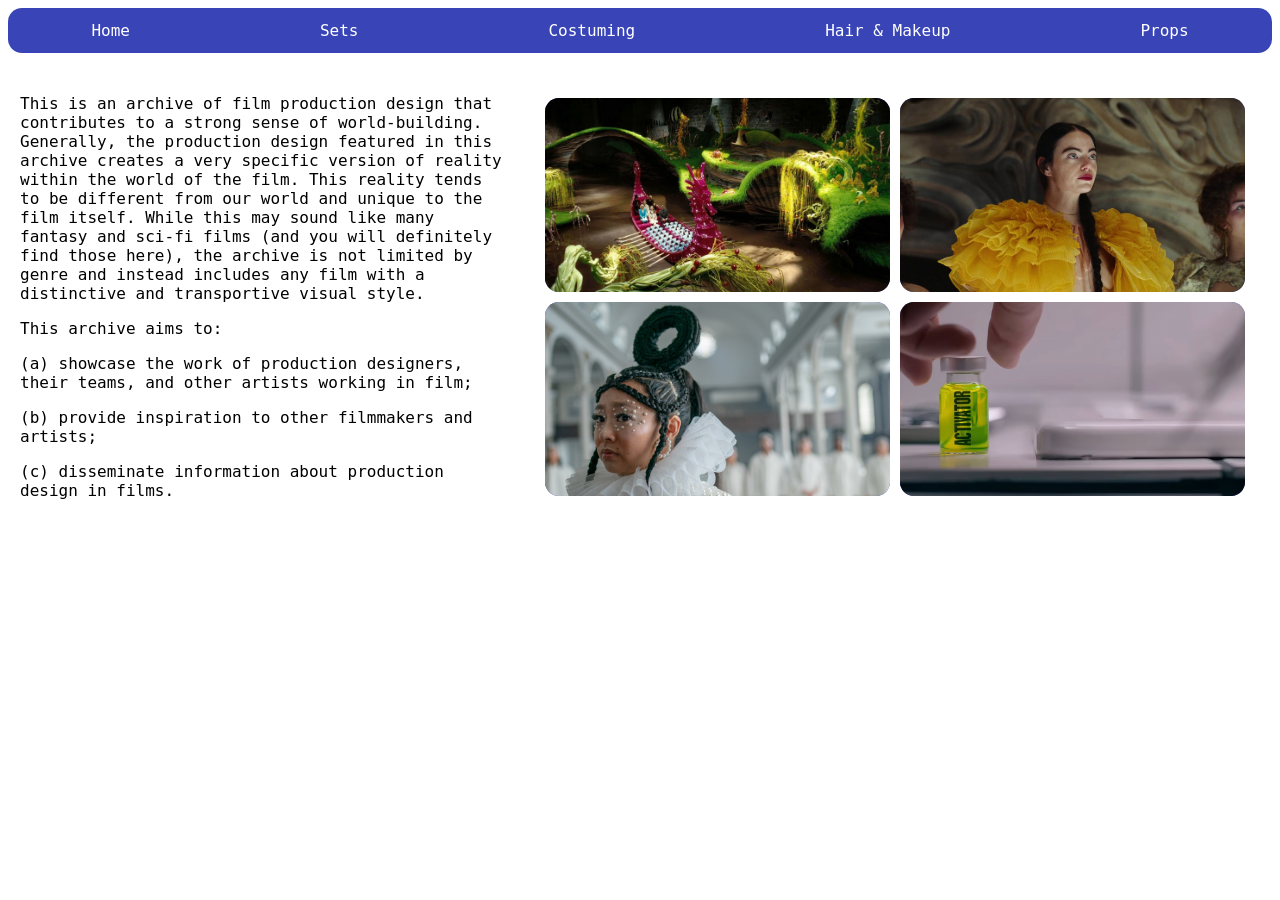
<file: index.html>
<html>
    <head>
        <title>Home</title>
        <link rel="preconnect" href="https://fonts.googleapis.com">
        <link rel="preconnect" href="https://fonts.gstatic.com" crossorigin>
        <link href="https://fonts.googleapis.com/css2?family=Roboto+Mono:ital,wght@0,100..700;1,100..700&family=Roboto:ital,wght@0,100..900;1,100..900&display=swap" rel="stylesheet">
        <link rel="stylesheet" href="style/main.css"/>
    </head>

    <body>

        <nav class="topmenu">
             <a href="index.html">Home</a>
            <a href="sets.html">Sets</a>
            <a href="costuming.html">Costuming</a>
            <a href="hairandmakeup.html">Hair & Makeup</a>
            <a href="props.html">Props</a>
        </nav>

    <div class="about-section">
        <div class="about">
        <p>This is an archive of film production design that contributes to a strong sense of world-building. Generally, the production design featured in this archive creates a very specific version of reality within the world of the film. This reality tends to be different from our world and unique to the film itself. While this may sound like many fantasy and sci-fi films (and you will definitely find those here), the archive is not limited by genre and instead includes any film with a distinctive and transportive visual style.</p>
        <p>This archive aims to:</p>
        <p>(a) showcase the work of production designers, their teams, and other artists working in film;</p>
        <p>(b) provide inspiration to other filmmakers and artists;</p>
        <p>(c) disseminate information about production design in films.</p>
    </div>

    <div class="container2">
            <div class="rectangle2">
                <a href="sets.html" target="Sets">
                <img src="images/CATCF_sets1.jpg" alt="Sets">
                <span class="hover-text">Sets</span>
                </a>
            </div>
            <div class="rectangle2">
                <a href="costuming.html" target="Costuming">
                <img src="images/PT_costuming5.jpg" alt="Costuming">
                <span class="hover-text">Costuming</span>
                </a>
            </div>
            <div class="rectangle2">
                <a href="hairandmakeup.html" target="Hair & Makeup">
                <img src="images/EEAAO_hair1.png" alt="Hair & Makeup">
                <span class="hover-text">Hair & Makeup</span>
                </a>
            </div>
            <div class="rectangle2">
                <a href="props.html" target="Props">
                <img src="images/Substance_props1.png" alt="Props">
                <span class="hover-text">Props</span>
                </a>
            </div>
        </div>
    </div>

    </body>
</html>
</file>
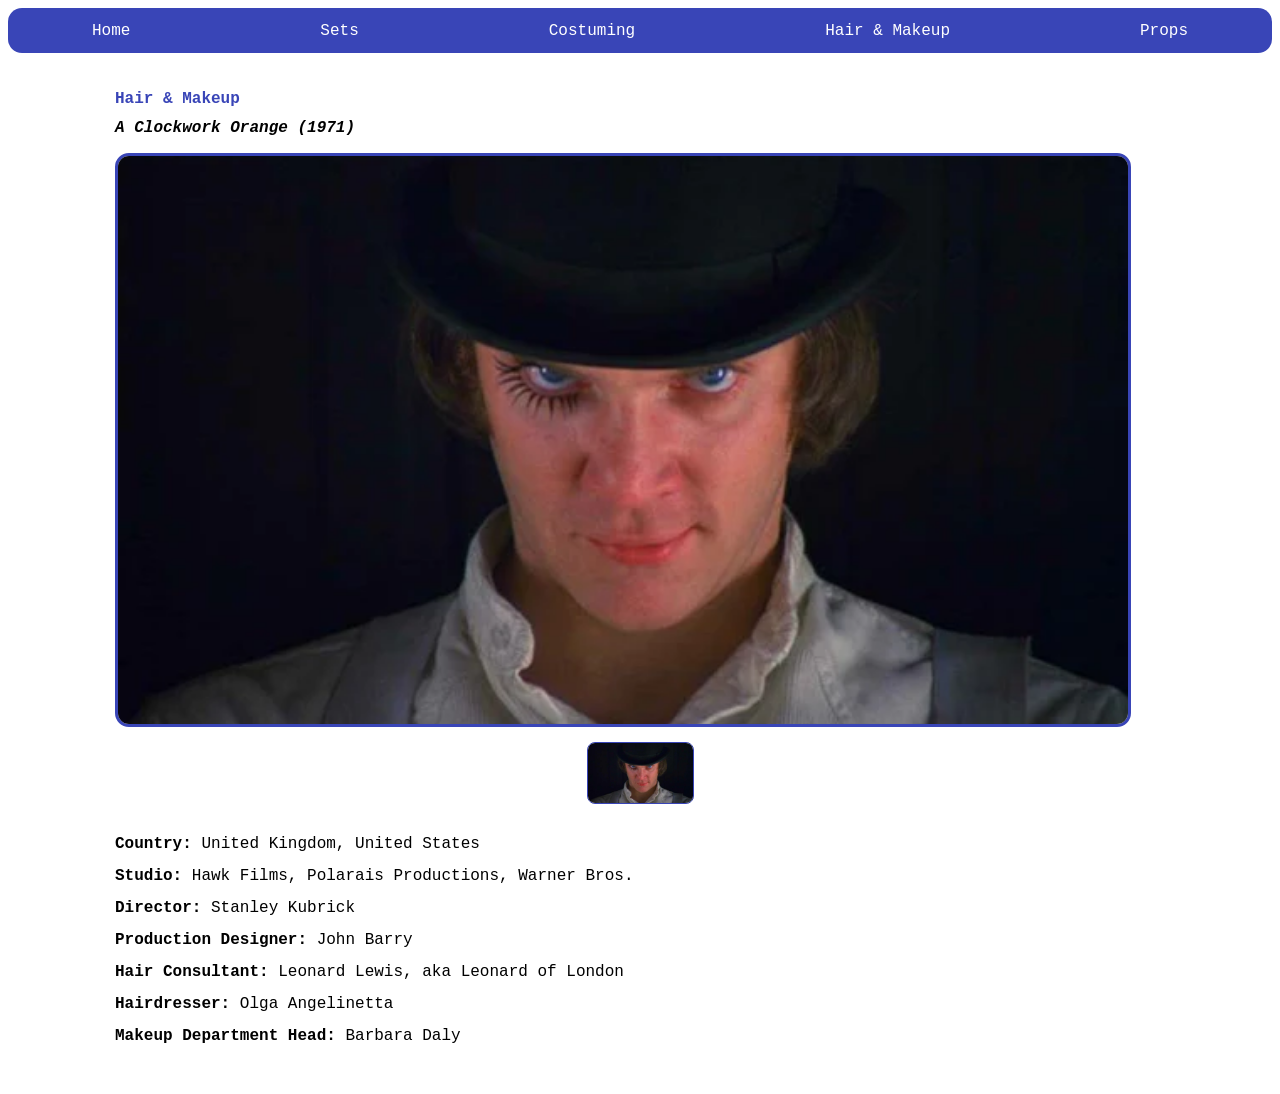
<file: ACOhair.html>
<html>
<head>
    <title>A Clockwork Orange Hair & Makeup</title>
    <link rel="preconnect" href="https://fonts.googleapis.com">
        <link rel="preconnect" href="https://fonts.gstatic.com" crossorigin>
        <link href="https://fonts.googleapis.com/css2?family=Roboto+Mono:ital,wght@0,100..700;1,100..700&family=Roboto:ital,wght@0,100..900;1,100..900&display=swap" rel="stylesheet">
        <link rel="stylesheet" href="style/main.css"/>
</head>

<body>

    <div class="topmenu">
        <a href="index.html">Home</a>
        <a href="sets.html">Sets</a>
        <a href="costuming.html">Costuming</a>
        <a href="hairandmakeup.html">Hair & Makeup</a>
        <a href="props.html">Props</a>
    </div>

    <div class="title">
        <H3>Hair & Makeup</H3>
        <H2>A Clockwork Orange (1971)</H2>
    </div>

    <div class="gallery">
        <div class="main-image">
            <img id="current" src="images/ACO_hair1.jpeg">
        </div>

        <div class="thumbnails">
            <img src="images/ACO_hair1.jpeg" class="thumb active">
        </div>

    <div class="bodytext">
        <p><strong>Country: </strong>United Kingdom, United States</p>
        <p><strong>Studio: </strong>Hawk Films, Polarais Productions, Warner Bros.</p>
        <p><strong>Director: </strong>Stanley Kubrick</p>
        <p><strong>Production Designer: </strong>John Barry</p>
        <p><strong>Hair Consultant: </strong>Leonard Lewis, aka Leonard of London</p>
        <p><strong>Hairdresser: </strong>Olga Angelinetta</p>
        <p><strong>Makeup Department Head: </strong>Barbara Daly</p>
    </div>
    </div>

    <script src="script.js"></script>

</body>
</html>
</file>
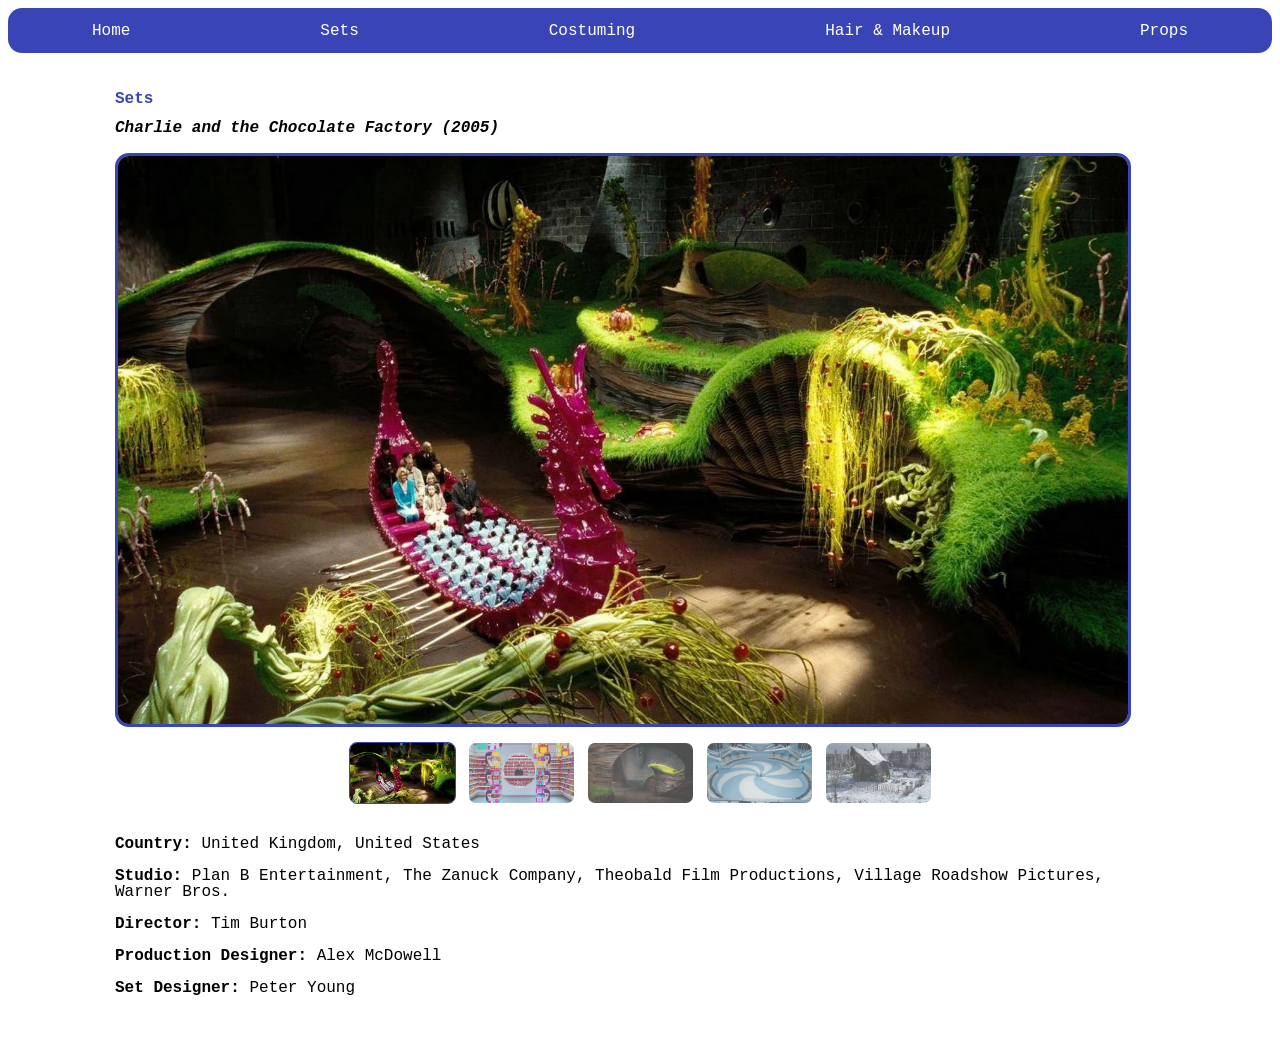
<file: CATCFsets.html>
<html>
<head>
    <title> Charlie and The Chocolate Factory Sets</title>
    <link rel="preconnect" href="https://fonts.googleapis.com">
        <link rel="preconnect" href="https://fonts.gstatic.com" crossorigin>
        <link href="https://fonts.googleapis.com/css2?family=Roboto+Mono:ital,wght@0,100..700;1,100..700&family=Roboto:ital,wght@0,100..900;1,100..900&display=swap" rel="stylesheet">
        <link rel="stylesheet" href="style/main.css"/>
</head>

<body>

    <div class="topmenu">
        <a href="index.html">Home</a>
        <a href="sets.html">Sets</a>
        <a href="costuming.html">Costuming</a>
        <a href="hairandmakeup.html">Hair & Makeup</a>
        <a href="props.html">Props</a>
    </div>

    <div class="title">
        <H3>Sets</H3>
        <H2>Charlie and the Chocolate Factory (2005)</H2>
    </div>

    <div class="gallery">
        <div class="main-image">
            <img id="current" src="images/CATCF_sets1.jpg">
        </div>

        <div class="thumbnails">
            <img src="images/CATCF_sets1.jpg" class="thumb active">
            <img src="images/CATCF_sets2.jpg" class="thumb">
            <img src="images/CATCF_sets3.jpg" class="thumb">
            <img src="images/CATCF_sets4.jpg" class="thumb">
            <img src="images/CATCF_sets5.jpg" class="thumb">
        </div>

    <div class="bodytext">
        <p><strong>Country: </strong>United Kingdom, United States</p>
        <p><strong>Studio: </strong>Plan B Entertainment, The Zanuck Company, Theobald Film Productions, Village Roadshow Pictures, Warner Bros.</p>
        <p><strong>Director: </strong>Tim Burton</p>
        <p><strong>Production Designer: </strong>Alex McDowell</p>
        <p><strong>Set Designer: </strong>Peter Young</p>
    </div>
    </div>

    <script src="script.js"></script>

</body>
</html>
</file>
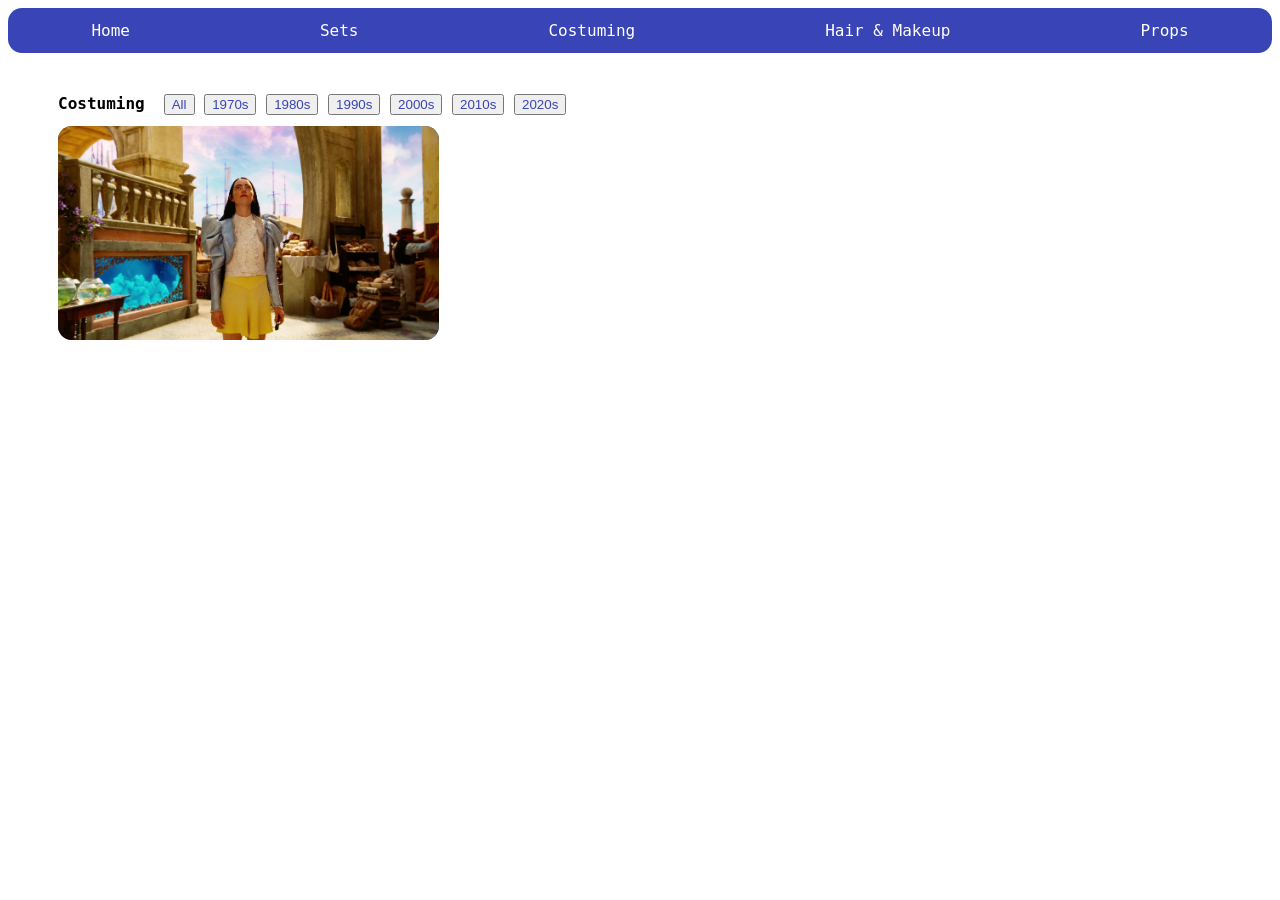
<file: costuming.html>
<!DOCTYPE html>

<html>
    <head>
        <title>Costuming</title>
        <link rel="preconnect" href="https://fonts.googleapis.com">
        <link rel="preconnect" href="https://fonts.gstatic.com" crossorigin>
        <link href="https://fonts.googleapis.com/css2?family=Roboto+Mono:ital,wght@0,100..700;1,100..700&family=Roboto:ital,wght@0,100..900;1,100..900&display=swap" rel="stylesheet">
        <link rel="stylesheet" href="style/main.css"/>
        <!-- <script src="https://code.jquery.com/jquery-3.7.1.min.js" integrity="sha256-/JqT3SQfawRcv/BIHPThkBvs0OEvtFFmqPF/lYI/Cxo=" crossorigin="anonymous"></script>
        <script src="https://unpkg.com/isotope-layout@3/dist/isotope.pkgd.min.js"></script> -->
    </head>

    <body>

        <div class="topmenu">
            <a href="index.html">Home</a>
            <a href="sets.html">Sets</a>
            <a href="costuming.html">Costuming</a>
            <a href="hairandmakeup.html">Hair & Makeup</a>
            <a href="props.html">Props</a>
        </div>

        <div class="header">
            <H1>Costuming</H1>
            <section class="filters">
                <button data-year="*">All</button>
                <button data-year=".y1970s">1970s</button>
                <button data-year=".y1980s">1980s</button>
                <button data-year=".y1990s">1990s</button>
                <button data-year=".y2000s">2000s</button>
                <button data-year=".y2010s">2010s</button>
                <button data-year=".y2020s">2020s</button>
        </section>
        </div>

        <div class="container">
            <div class="rectangle y2020s">
                <a href="PTcostuming.html">
                <img src="images/PT_costuming1.jpg" alt="Poor Things Costuming">
                <span class="hover-text">Poor Things (2024)</span>
                </a>
            </div>
            <!-- <div class="rectangle">
                <a href="ACOhair.html" target="A Clockwork Orange Hair & Makeup">
                <img src="images/ACO_hair1.jpeg" alt="A Clockwork Orange Hair & Makeup">
                </a>
            </div>
            <div class="rectangle">
                <a href="TLTWATWhair.html" target="The Lion, The Witch, and The Wardrobe Hair">
                <img src="images/Narnia_hair1.jpeg" alt="The Lion, The Witch, and The Wardrobe Hair">
                </a>
            </div> -->
        </div>

<!-- <script>
        // initialize isotope
        var $grid = $('.container').isotope({
            itemSelector: '.rectangle',
            layoutMode: 'masonry'
        });

        // filter on button click
        $("button").click(function(){
            var filterValue = $(this).data("year");
            $grid.isotope({ filter: filterValue });
        });
</script>

    </script> -->

<script>
    const buttons = document.querySelectorAll("button");
    const items = document.querySelectorAll(".rectangle");

    buttons.forEach(button => {
    button.addEventListener("click", () => {
    const filter = button.getAttribute("data-year");

    items.forEach(item => {
      if (filter === "*" || item.classList.contains(filter.substring(1))) {
        item.classList.remove("hidden");
      } else {
        item.classList.add("hidden");
      }
    });
  });
});
</script>

    </body>
</html>
</file>
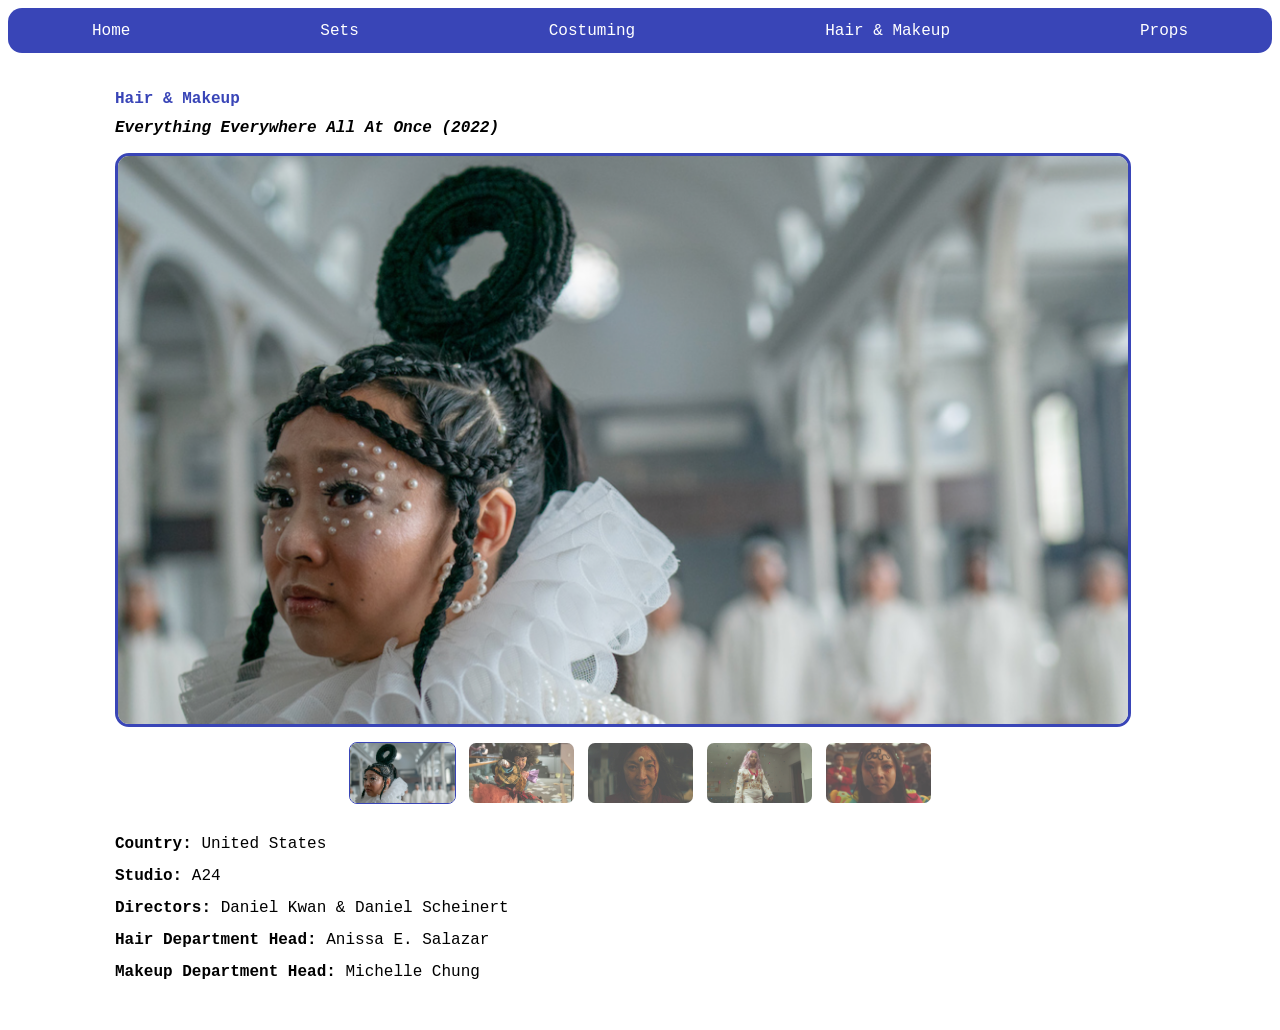
<file: EEAAOhair.html>
<html>
<head>
    <title>Everything Everywhere All at Once Hair & Makeup</title>
    <link rel="preconnect" href="https://fonts.googleapis.com">
        <link rel="preconnect" href="https://fonts.gstatic.com" crossorigin>
        <link href="https://fonts.googleapis.com/css2?family=Roboto+Mono:ital,wght@0,100..700;1,100..700&family=Roboto:ital,wght@0,100..900;1,100..900&display=swap" rel="stylesheet">
        <link rel="stylesheet" href="style/main.css"/>
</head>

<body>

    <div class="topmenu">
        <a href="index.html">Home</a>
        <a href="sets.html">Sets</a>
        <a href="costuming.html">Costuming</a>
        <a href="hairandmakeup.html">Hair & Makeup</a>
        <a href="props.html">Props</a>
    </div>

    <div class="title">
        <H3>Hair & Makeup</H3>
        <H2>Everything Everywhere All At Once (2022)</H2>
    </div>

    <div class="gallery">
        <div class="main-image">
            <img id="current" src="images/EEAAO_hair1.png">
        </div>

        <div class="thumbnails">
            <img src="images/EEAAO_hair1.png" class="thumb active">
            <img src="images/EEAAO_hair2.jpg.webp" class="thumb">
            <img src="images/EEAAO_hair3.jpg" class="thumb">
            <img src="images/EEAAO_hair4.jpg.webp" class="thumb">
            <img src="images/EEAAO_hair6.jpg.webp" class="thumb">
        </div>

    <div class="bodytext">
        <p><strong>Country: </strong>United States</p>
        <p><strong>Studio: </strong>A24</p>
        <p><strong>Directors: </strong>Daniel Kwan & Daniel Scheinert</p>
        <p><strong>Hair Department Head: </strong>Anissa E. Salazar</p>
        <p><strong>Makeup Department Head: </strong>Michelle Chung</p>
    </div>
    </div>

    <script src="script.js"></script>

</body>
</html>
</file>
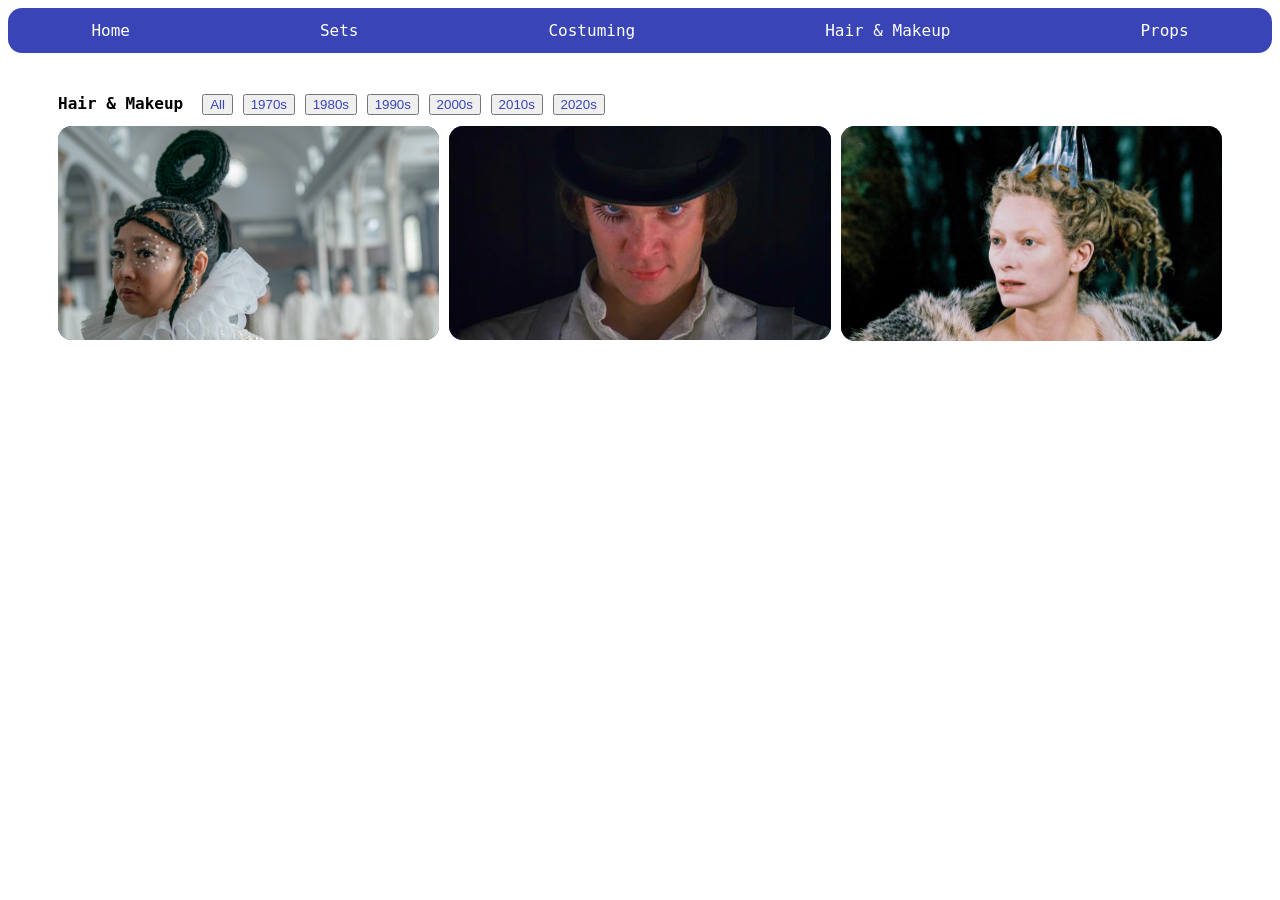
<file: hairandmakeup.html>
<!DOCTYPE html>

<html>
    <head>
        <title>Hair & Makeup</title>
        <link rel="preconnect" href="https://fonts.googleapis.com">
        <link rel="preconnect" href="https://fonts.gstatic.com" crossorigin>
        <link href="https://fonts.googleapis.com/css2?family=Roboto+Mono:ital,wght@0,100..700;1,100..700&family=Roboto:ital,wght@0,100..900;1,100..900&display=swap" rel="stylesheet">
        <link rel="stylesheet" href="style/main.css"/>
        <!-- <script src="https://code.jquery.com/jquery-3.7.1.min.js" integrity="sha256-/JqT3SQfawRcv/BIHPThkBvs0OEvtFFmqPF/lYI/Cxo=" crossorigin="anonymous"></script>
        <script src="https://unpkg.com/isotope-layout@3/dist/isotope.pkgd.min.js"></script> -->


    </head>

    <body>

        <div class="topmenu">
            <a href="index.html">Home</a>
            <a href="sets.html">Sets</a>
            <a href="costuming.html">Costuming</a>
            <a href="hairandmakeup.html">Hair & Makeup</a>
            <a href="props.html">Props</a>
        </div>

        <div class="header">
            <H1>Hair & Makeup</H1>
            <section class="filters">
                <button data-year="*">All</button>
                <button data-year=".y1970s">1970s</button>
                <button data-year=".y1980s">1980s</button>
                <button data-year=".y1990s">1990s</button>
                <button data-year=".y2000s">2000s</button>
                <button data-year=".y2010s">2010s</button>
                <button data-year=".y2020s">2020s</button>
        </section>
        </div>

        <div class="container">
            <div class="rectangle y2020s">
                <a href="EEAAOhair.html" target="Everything Everywhere All At Once Hair & Makeup">
                <img src="images/EEAAO_hair1.png" alt="Everything Everywhere All At Once Hair & Makeup">
                <span class="hover-text">Everything Everywhere All At Once (2022)</span>
                </a>
            </div>
            <div class="rectangle y1970s">
                <a href="ACOhair.html" target="A Clockwork Orange Hair & Makeup">
                <img src="images/ACO_hair1.jpeg" alt="A Clockwork Orange Hair & Makeup">
                <span class="hover-text">A Clockwork Orange (1971)</span>
                </a>
            </div>
            <div class="rectangle y2000s">
                <a href="TLTWATWhair.html" target="The Lion, The Witch, and The Wardrobe Hair">
                <img src="images/Narnia_hair1.jpeg" alt="The Lion, The Witch, and The Wardrobe Hair">
                <span class="hover-text">The Lion, The Witch, and the Wardrobe (2005)</span>
                </a>
            </div>
        </div>


    <!-- <script>
        // initialize isotope
        var $grid = $('.container').isotope({
            itemSelector: '.rectangle',
            layoutMode: 'fitRows'
        });

        // filter on button click
        $("button").click(function(){
            var filterValue = $(this).data("year");
            $grid.isotope({ filter: filterValue });
        });
</script>

            </script> -->

<script>
    const buttons = document.querySelectorAll("button");
    const items = document.querySelectorAll(".rectangle");

    buttons.forEach(button => {
    button.addEventListener("click", () => {
    const filter = button.getAttribute("data-year");

    items.forEach(item => {
      if (filter === "*" || item.classList.contains(filter.substring(1))) {
        item.classList.remove("hidden");
      } else {
        item.classList.add("hidden");
      }
    });
  });
});
</script>

    </body>
</html>
</file>
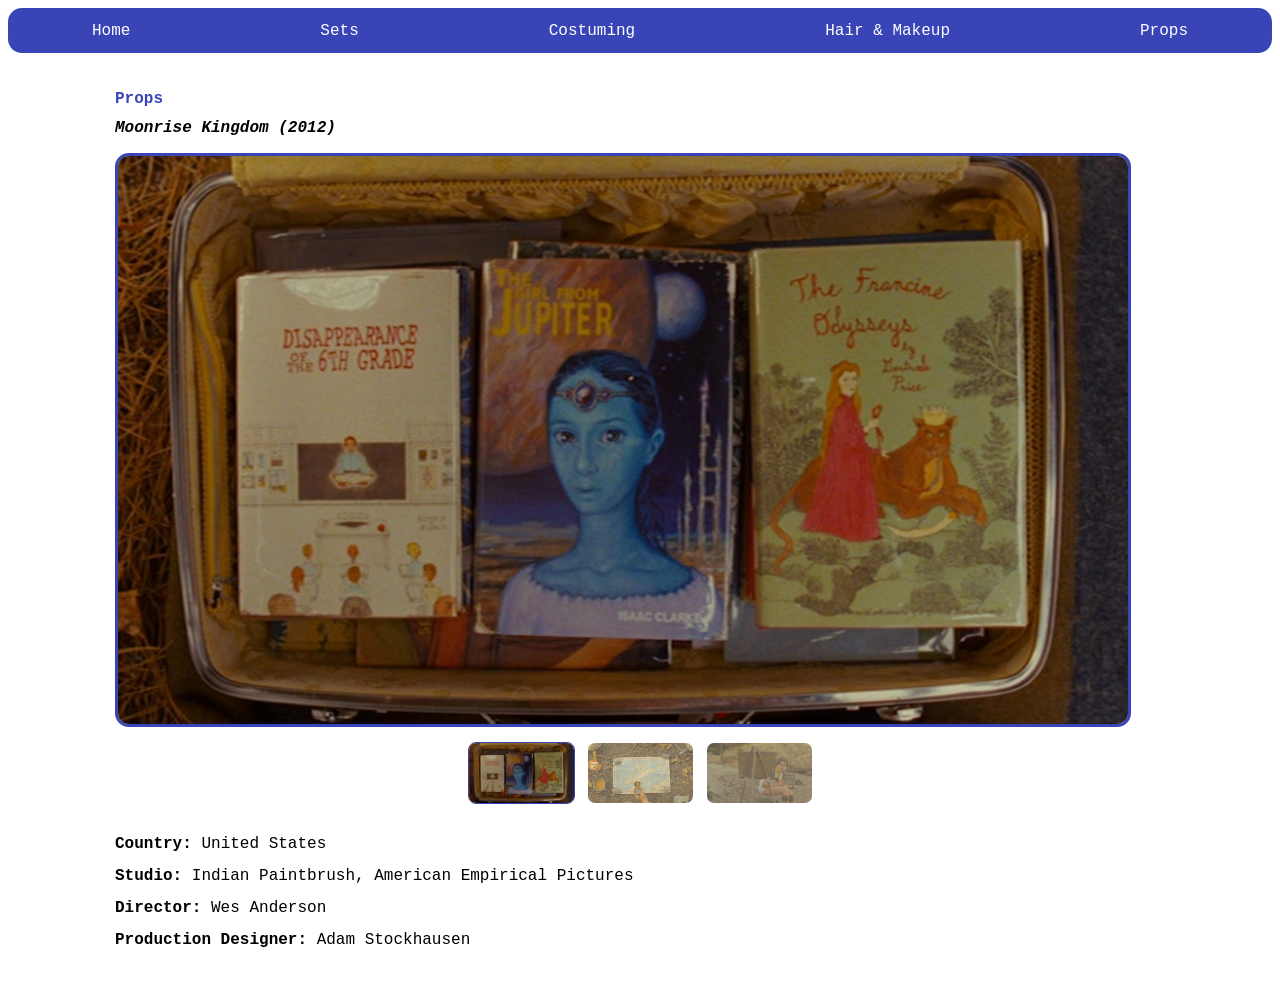
<file: MKprops.html>
<html>
<head>
    <title>Moonrise Kingdom Props</title>
    <link rel="preconnect" href="https://fonts.googleapis.com">
        <link rel="preconnect" href="https://fonts.gstatic.com" crossorigin>
        <link href="https://fonts.googleapis.com/css2?family=Roboto+Mono:ital,wght@0,100..700;1,100..700&family=Roboto:ital,wght@0,100..900;1,100..900&display=swap" rel="stylesheet">
        <link rel="stylesheet" href="style/main.css"/>
</head>

<body>

    <div class="topmenu">
        <a href="index.html">Home</a>
        <a href="sets.html">Sets</a>
        <a href="costuming.html">Costuming</a>
        <a href="hairandmakeup.html">Hair & Makeup</a>
        <a href="props.html">Props</a>
    </div>

    <div class="title">
        <H3>Props</H3>
        <H2>Moonrise Kingdom (2012)</H2>
    </div>

    <div class="gallery">
        <div class="main-image">
            <img id="current" src="images/MK_props1.jpg">
        </div>

        <div class="thumbnails">
            <img src="images/MK_props1.jpg" class="thumb active">
            <img src="images/MK_props2.jpg" class="thumb">
            <img src="images/MK_props3.jpg" class="thumb">
        </div>

    <div class="bodytext">
        <p><strong>Country: </strong>United States</p>
        <p><strong>Studio: </strong>Indian Paintbrush, American Empirical Pictures</p>
        <p><strong>Director: </strong>Wes Anderson</p>
        <p><strong>Production Designer: </strong>Adam Stockhausen</p>
    </div>
    </div>

    <script src="script.js"></script>

</body>
</html>
</file>
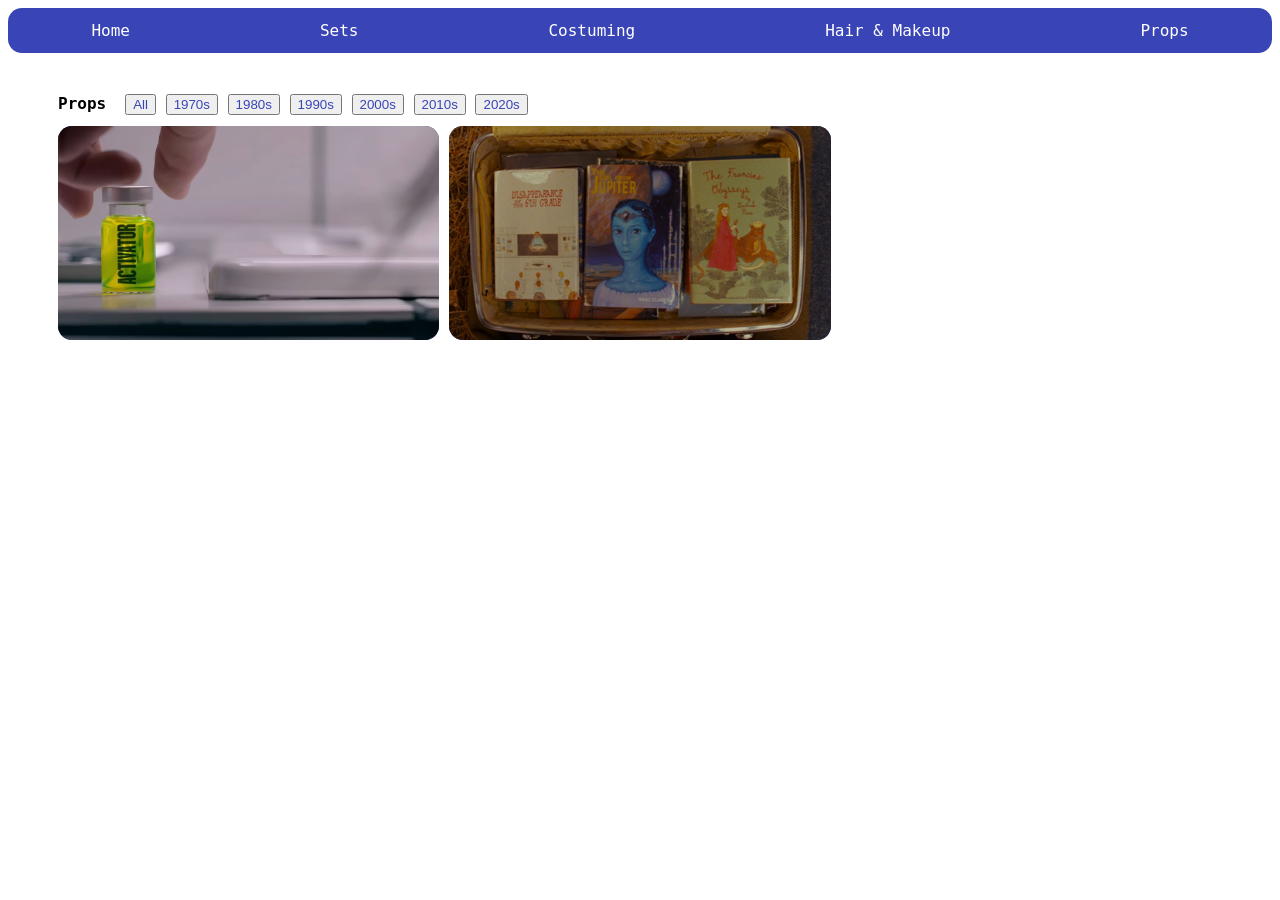
<file: props.html>
<!DOCTYPE html>

<html>
    <head>
        <title>Props</title>
        <link rel="preconnect" href="https://fonts.googleapis.com">
        <link rel="preconnect" href="https://fonts.gstatic.com" crossorigin>
        <link href="https://fonts.googleapis.com/css2?family=Roboto+Mono:ital,wght@0,100..700;1,100..700&family=Roboto:ital,wght@0,100..900;1,100..900&display=swap" rel="stylesheet">
        <link rel="stylesheet" href="style/main.css"/>
        <!-- <script src="https://code.jquery.com/jquery-3.7.1.min.js" integrity="sha256-/JqT3SQfawRcv/BIHPThkBvs0OEvtFFmqPF/lYI/Cxo=" crossorigin="anonymous"></script>
        <script src="https://unpkg.com/isotope-layout@3/dist/isotope.pkgd.min.js"></script> -->
    </head>

    <body>

        <div class="topmenu">
            <a href="index.html">Home</a>
            <a href="sets.html">Sets</a>
            <a href="costuming.html">Costuming</a>
            <a href="hairandmakeup.html">Hair & Makeup</a>
            <a href="props.html">Props</a>
        </div>

        <div class="header">
            <H1>Props</H1>
            <section class="filters">
                <button data-year="*">All</button>
                <button data-year=".y1970s">1970s</button>
                <button data-year=".y1980s">1980s</button>
                <button data-year=".y1990s">1990s</button>
                <button data-year=".y2000s">2000s</button>
                <button data-year=".y2010s">2010s</button>
                <button data-year=".y2020s">2020s</button>
        </section>
        </div>

        <div class="container">
            <div class="rectangle y2020s">
                <a href="Substanceprops.html" target="The Substance Props">
                <img src="images/Substance_props1.png" alt="The Substance Props">
                <span class="hover-text">The Substance (2025)</span>
                </a>
            </div>
            <div class="rectangle y2010s">
                <a href="MKprops.html" target="Moonrise Kingdom Props">
                <img src="images/MK_props1.jpg" alt="Moonrise Kingdom Props">
                <span class="hover-text">Moonrise Kingdom (2012)</span>
                </a>
            </div>
            <!-- <div class="rectangle3">
                <a href="TLTWATWhair.html" target="The Lion, The Witch, and The Wardrobe Hair">
                <img src="images/Narnia_hair1.jpeg" alt="The Lion, The Witch, and The Wardrobe Hair">
                </a>
            </div> -->
            <!-- <div class="rectangle4"></div>
            <div class="rectangle5"></div>
            <div class="rectangle6"></div> -->
            <!-- <div class="rectangle7"></div>
            <div class="rectangle8"></div> -->
            <!-- <div class="rectangle9"></div> -->
        </div>

<!-- <script>
        // initialize isotope
        var $grid = $('.container').isotope({
            itemSelector: '.rectangle',
            layoutMode: 'masonry'
        });

        // filter on button click
        $("button").click(function(){
            var filterValue = $(this).data("year");
            $grid.isotope({ filter: filterValue });
        });
</script>

    </script> -->

<script>
    const buttons = document.querySelectorAll("button");
    const items = document.querySelectorAll(".rectangle");

    buttons.forEach(button => {
    button.addEventListener("click", () => {
    const filter = button.getAttribute("data-year");

    items.forEach(item => {
      if (filter === "*" || item.classList.contains(filter.substring(1))) {
        item.classList.remove("hidden");
      } else {
        item.classList.add("hidden");
      }
    });
  });
});
</script>

    </body>
</html>
</file>
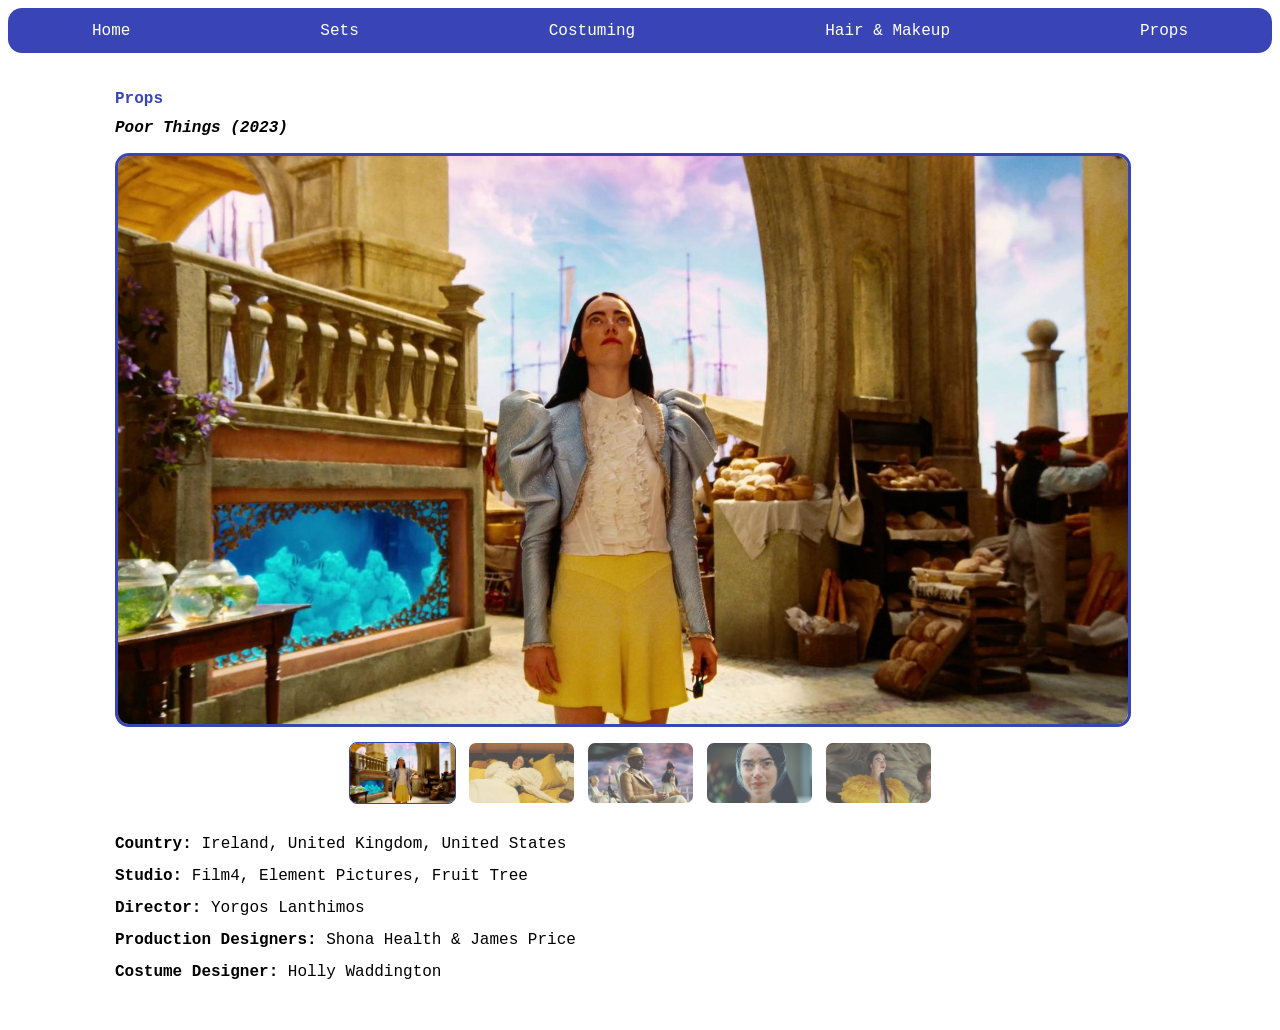
<file: PTcostuming.html>
<html>
<head>
    <title>Poor Things Costuming</title>
    <link rel="preconnect" href="https://fonts.googleapis.com">
        <link rel="preconnect" href="https://fonts.gstatic.com" crossorigin>
        <link href="https://fonts.googleapis.com/css2?family=Roboto+Mono:ital,wght@0,100..700;1,100..700&family=Roboto:ital,wght@0,100..900;1,100..900&display=swap" rel="stylesheet">
        <link rel="stylesheet" href="style/main.css"/>
</head>

<body>

    <div class="topmenu">
        <a href="index.html">Home</a>
        <a href="sets.html">Sets</a>
        <a href="costuming.html">Costuming</a>
        <a href="hairandmakeup.html">Hair & Makeup</a>
        <a href="props.html">Props</a>
    </div>

    <div class="title">
        <H3>Props</H3>
        <H2>Poor Things (2023)</H2>
    </div>

    <div class="gallery">
        <div class="main-image">
            <img id="current" src="images/PT_costuming1.jpg">
        </div>

        <div class="thumbnails">
            <img src="images/PT_costuming1.jpg" class="thumb active">
            <img src="images/PT_costuming2.jpg" class="thumb">
            <img src="images/PT_costuming3.jpg" class="thumb">
            <img src="images/PT_costuming4.jpg" class="thumb">
            <img src="images/PT_costuming5.jpg" class="thumb">
        </div>

    <div class="bodytext">
        <p><strong>Country: </strong>Ireland, United Kingdom, United States</p>
        <p><strong>Studio: </strong>Film4, Element Pictures, Fruit Tree</p>
        <p><strong>Director: </strong>Yorgos Lanthimos</p>
        <p><strong>Production Designers: </strong>Shona Health & James Price</p>
        <p><strong>Costume Designer: </strong>Holly Waddington</p>
    </div>
    </div>

    <script src="script.js"></script>

</body>
</html>
</file>
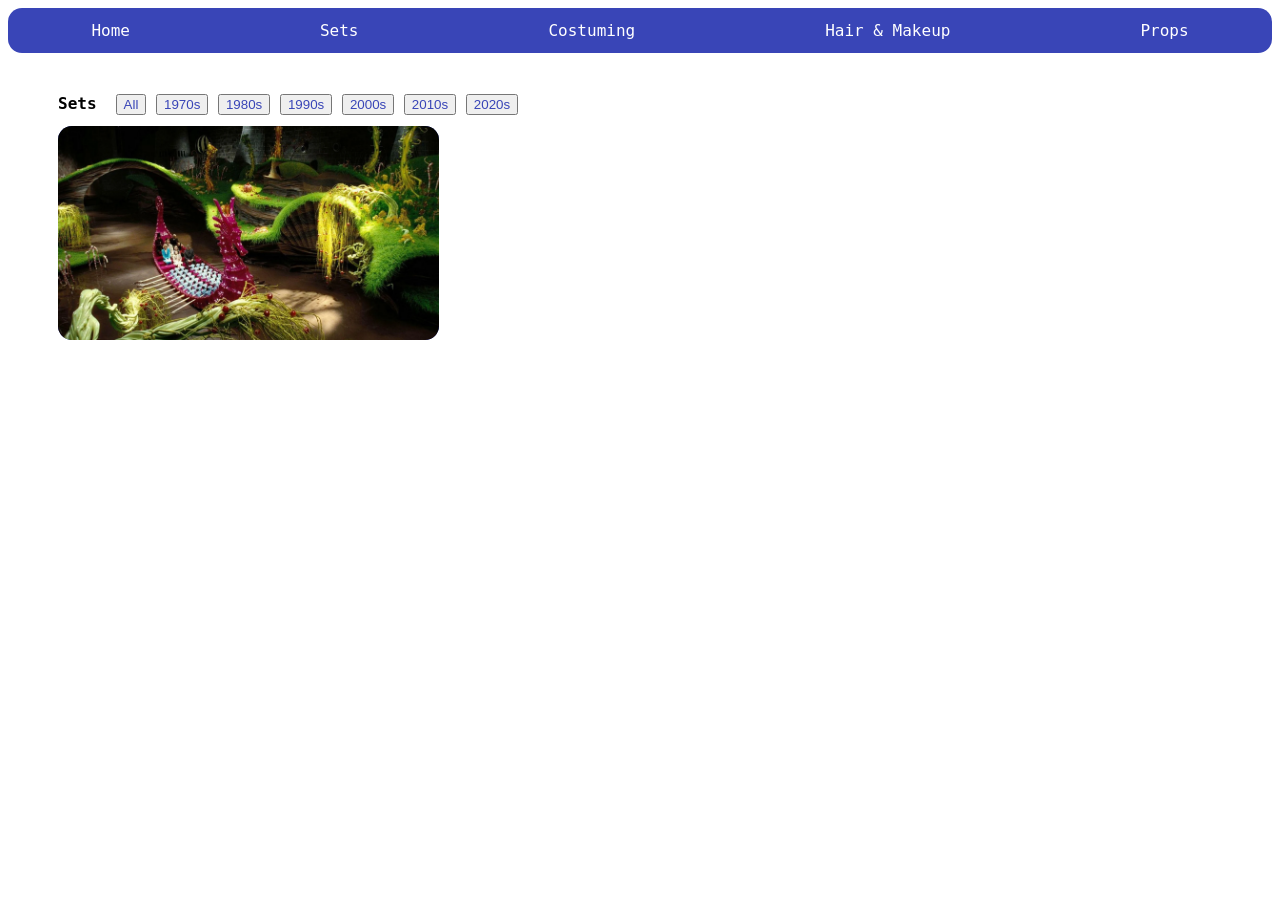
<file: sets.html>
<!DOCTYPE html>

<html>
    <head>
        <title>Sets</title>
        <link rel="preconnect" href="https://fonts.googleapis.com">
        <link rel="preconnect" href="https://fonts.gstatic.com" crossorigin>
        <link href="https://fonts.googleapis.com/css2?family=Roboto+Mono:ital,wght@0,100..700;1,100..700&family=Roboto:ital,wght@0,100..900;1,100..900&display=swap" rel="stylesheet">
        <link rel="stylesheet" href="style/main.css"/>
        <!-- <script src="https://code.jquery.com/jquery-3.7.1.min.js" integrity="sha256-/JqT3SQfawRcv/BIHPThkBvs0OEvtFFmqPF/lYI/Cxo=" crossorigin="anonymous"></script>
        <script src="https://unpkg.com/isotope-layout@3/dist/isotope.pkgd.min.js"></script> -->
    </head>

    <body>

        <div class="topmenu">
            <a href="index.html">Home</a>
            <a href="sets.html">Sets</a>
            <a href="costuming.html">Costuming</a>
            <a href="hairandmakeup.html">Hair & Makeup</a>
            <a href="props.html">Props</a>
        </div>

        <div class="header">
            <H1>Sets</H1>
            <section class="filters">
                <button data-year="*">All</button>
                <button data-year=".y1970s">1970s</button>
                <button data-year=".y1980s">1980s</button>
                <button data-year=".y1990s">1990s</button>
                <button data-year=".y2000s">2000s</button>
                <button data-year=".y2010s">2010s</button>
                <button data-year=".y2020s">2020s</button>
        </section>
        </div>

        <div class="container">
            <div class="rectangle y2000s">
                <a href="CATCFsets.html" target="Charlie and the Chocolate Factory Sets">
                <img src="images/CATCF_sets1.jpg" alt="Charlie and the Chocolate Factory Sets">
                <span class="hover-text">Charlie and the Chocolate Factory (2005)</span>
                </a>
            </div>
            <!-- <div class="rectangle2">
                <a href="ACOhair.html" target="A Clockwork Orange Hair & Makeup">
                <img src="images/ACO_hair1.jpeg" alt="A Clockwork Orange Hair & Makeup">
                </a>
            </div>
            <div class="rectangle3">
                <a href="TLTWATWhair.html" target="The Lion, The Witch, and The Wardrobe Hair">
                <img src="images/Narnia_hair1.jpeg" alt="The Lion, The Witch, and The Wardrobe Hair">
                </a>
            </div> -->
            <!-- <div class="rectangle4"></div>
            <div class="rectangle5"></div>
            <div class="rectangle6"></div> -->
            <!-- <div class="rectangle7"></div>
            <div class="rectangle8"></div> -->
            <!-- <div class="rectangle9"></div> -->
        </div>

        <!-- <script>
        // initialize isotope
        var $grid = $('.container').isotope({
            itemSelector: '.rectangle',
            layoutMode: 'masonry'
        });

        // filter on button click
        $("button").click(function(){
            var filterValue = $(this).data("year");
            $grid.isotope({ filter: filterValue });
        });
</script>

    </script> -->

<script>
    const buttons = document.querySelectorAll("button");
    const items = document.querySelectorAll(".rectangle");

    buttons.forEach(button => {
    button.addEventListener("click", () => {
    const filter = button.getAttribute("data-year");

    items.forEach(item => {
      if (filter === "*" || item.classList.contains(filter.substring(1))) {
        item.classList.remove("hidden");
      } else {
        item.classList.add("hidden");
      }
    });
  });
});
</script>

    </body>
</html>
</file>
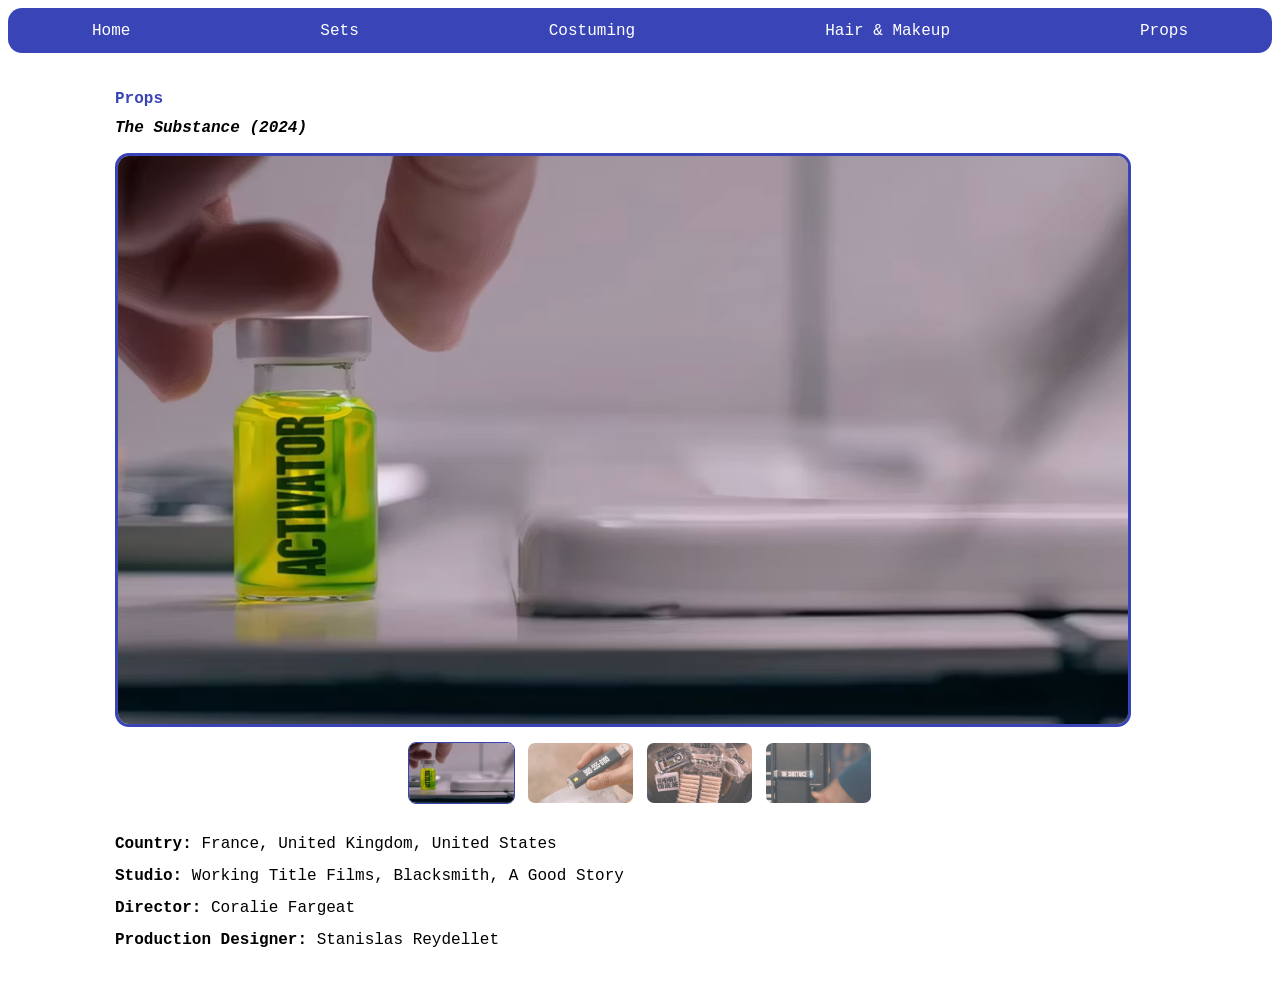
<file: Substanceprops.html>
<html>
<head>
    <title>The Substance Props</title>
    <link rel="preconnect" href="https://fonts.googleapis.com">
        <link rel="preconnect" href="https://fonts.gstatic.com" crossorigin>
        <link href="https://fonts.googleapis.com/css2?family=Roboto+Mono:ital,wght@0,100..700;1,100..700&family=Roboto:ital,wght@0,100..900;1,100..900&display=swap" rel="stylesheet">
        <link rel="stylesheet" href="style/main.css"/>
</head>

<body>

    <div class="topmenu">
        <a href="index.html">Home</a>
        <a href="sets.html">Sets</a>
        <a href="costuming.html">Costuming</a>
        <a href="hairandmakeup.html">Hair & Makeup</a>
        <a href="props.html">Props</a>
    </div>

    <div class="title">
        <H3>Props</H3>
        <H2>The Substance (2024)</H2>
    </div>

    <div class="gallery">
        <div class="main-image">
            <img id="current" src="images/Substance_props1.png">
        </div>

        <div class="thumbnails">
            <img src="images/Substance_props1.png" class="thumb active">
            <img src="images/Substance_props2.jpg" class="thumb">
            <img src="images/Substance_props3.png" class="thumb">
            <img src="images/Substance_props4.jpg" class="thumb">
        </div>

    <div class="bodytext">
        <p><strong>Country: </strong>France, United Kingdom, United States</p>
        <p><strong>Studio: </strong>Working Title Films, Blacksmith, A Good Story</p>
        <p><strong>Director: </strong>Coralie Fargeat</p>
        <p><strong>Production Designer: </strong>Stanislas Reydellet</p>
    </div>
    </div>

    <script src="script.js"></script>

</body>
</html>
</file>
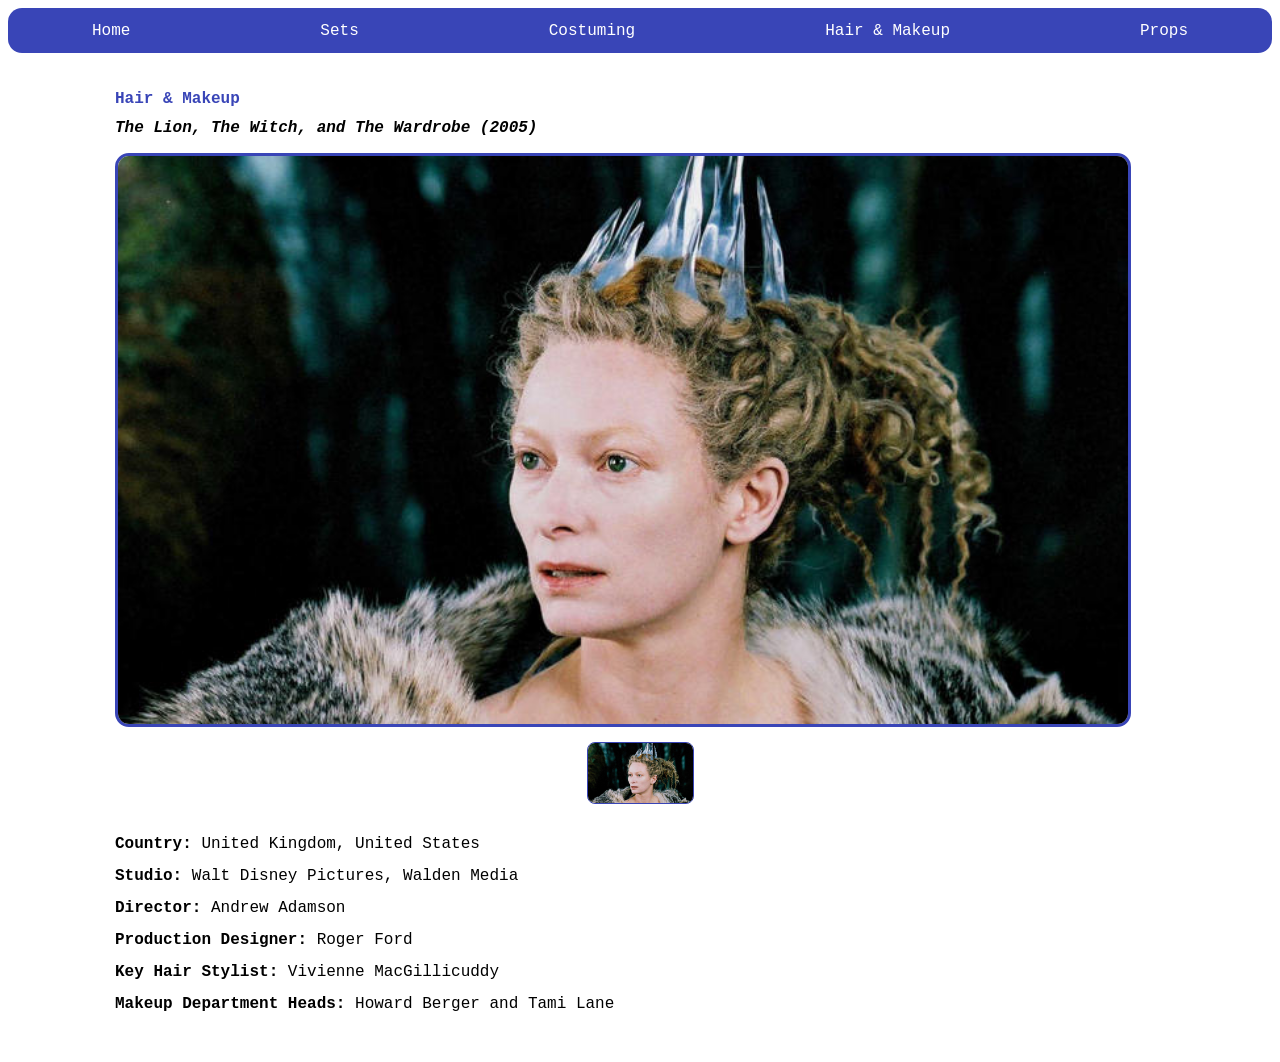
<file: TLTWATWhair.html>
<html>
<head>
    <title>The Lion, The Witch, and The Wardrobe Hair & Makeup</title>
    <link rel="preconnect" href="https://fonts.googleapis.com">
        <link rel="preconnect" href="https://fonts.gstatic.com" crossorigin>
        <link href="https://fonts.googleapis.com/css2?family=Roboto+Mono:ital,wght@0,100..700;1,100..700&family=Roboto:ital,wght@0,100..900;1,100..900&display=swap" rel="stylesheet">
        <link rel="stylesheet" href="style/main.css"/>
</head>

<body>

    <div class="topmenu">
        <a href="index.html">Home</a>
        <a href="sets.html">Sets</a>
        <a href="costuming.html">Costuming</a>
        <a href="hairandmakeup.html">Hair & Makeup</a>
        <a href="props.html">Props</a>
    </div>

    <div class="title">
        <H3>Hair & Makeup</H3>
        <H2>The Lion, The Witch, and The Wardrobe (2005)</H2>
    </div>

    <div class="gallery">
        <div class="main-image">
            <img id="current" src="images/Narnia_hair1.jpeg">
        </div>

        <div class="thumbnails">
            <img src="images/Narnia_hair1.jpeg" class="thumb active">
        </div>

    <div class="bodytext">
        <p><strong>Country: </strong>United Kingdom, United States</p>
        <p><strong>Studio: </strong>Walt Disney Pictures, Walden Media</p>
        <p><strong>Director: </strong>Andrew Adamson</p>
        <p><strong>Production Designer: </strong>Roger Ford</p>
        <p><strong>Key Hair Stylist: </strong>Vivienne MacGillicuddy</p>
        <p><strong>Makeup Department Heads: </strong>Howard Berger and Tami Lane</p>
    </div>
    </div>

    <script src="script.js"></script>

</body>
</html>
</file>
<file: style/main.css>
body {
    font-family: "Roboto-Mono", monospace;
}

.topmenu { 
    background:rgb(57, 69, 183);
    height: 45px; 
    border-radius: 14px; 
    display: flex;
    align-items: center;
    justify-content: center; 
    padding: 0 20px;
    gap: 190px;
}

 .topmenu a {
    color: white;
    font-size: 16px;
    margin: 0;
    text-decoration: none;
    white-space: nowrap;
}

.header { 
    height: 28px; 
    padding-left: 50px;
    padding-right: 50px;
    padding-top: 30px;
    padding-bottom: 15px;
    display: flex;
    align-items: baseline;
    gap: 19px; 
}

h1 {
    font-size: 16px;
}


h5 {
    color: rgb(57, 69, 183); 
    text-decoration: underline;
}

button {
    color: rgb(57, 69, 183);
}


/* .container {
   display: grid; 
   grid-template-columns: repeat(3, 1fr); 
   grid-template-rows: repeat(3, 1fr); 
   height: 100vh;
   gap: 10px;
   padding-left: 50px;
   padding-right: 50px;
   min-height: 100vh;
} */

.container {
  display: grid;
  grid-template-columns: repeat(3, 1fr);
  gap: 10px;
  padding: 0 50px;
}

.rectangle { 
    background: rgb(57, 69, 183); 
    border-radius: 14px; 
    overflow: hidden;
    aspect-ratio: 16 / 9;
    opacity: 1;
    transition: 0.3s ease;
    position: relative;
} 

.rectangle:hover .hover-text {
  opacity: 1;
}

.rectangle img {
    width: 100%;     
    height: 100%;    
    object-fit: cover;
}

.rectangle:hover {
  opacity: 0.7;
}

.title {
  margin: auto;
  max-width: 1050px; 
}

.gallery {
    max-width: 1050px;
    margin: auto;
}

.main-image img {
    width: 100%;
    height: 568px;
    width: 1010px;
    object-fit: cover;
    border-radius: 14px;
    border: 3px solid rgb(57, 69, 183);
}

.thumbnails {
    display: flex;
    justify-content: center;
    gap: 12px;
    margin-top: 15px;
}

.thumbnails img {
    width: 105px;
    height: 60px;
    object-fit: cover;
    border-radius: 8px;
    cursor: pointer;
    opacity: 0.7;
    border: 1.5px solid transparent;
    transition: 0.2s;
}

.thumbnails img:hover {
    opacity: 1;
}

.thumbnails img.active {
    opacity: 1;
    border: 1.5px solid rgb(57, 69, 183);
}

.bodytext {
    margin-top: 32px;
    margin-bottom: 50px;
    font-size: 16px;
    line-height: 16px;
}

h2 {
    font-size: 16px;
    font-style: italic;
    line-height: 1.5;
    font-weight:900;
}

h3 {
    font-size: 16px;
    line-height: 0.05;
    padding-top: 30px;
    color: rgb(57, 69, 183);
    font-weight: 550;
}

.about-section {
  display: flex;
  align-items: center;
  gap: 40px;   
  margin: auto;
  max-width: 1240px;            
}

.about {
  max-width: 485px;
  margin-top: 25px;
}

.container2 {
    margin-top: 25px;
    flex: 1;               
    max-width: 700px;       
    display: grid; 
    grid-template-columns: repeat(2, 1fr); 
    grid-template-rows: repeat(2, 1fr); 
    gap: 10px;
}

.rectangle2 { 
    background: rgb(57, 69, 183); 
    border-radius: 14px; 
    aspect-ratio: 16/9;
    overflow: hidden;
    position: relative
}

.rectangle2 a {
  display: block;
  width: 100%;
  height: 100%;
  position: relative;
}

.rectangle2 img {
    width: 100%;     
    height: 100%;    
    object-fit: cover;
    transition: 0.3s ease;
}

.rectangle2 img:hover {
   opacity: 0.7;
}

.hover-text {
  position: absolute;
  top: 50%;
  left: 50%;
  transform: translate(-50%, -50%);

  color: white;
  text-align: center;

  opacity: 0;
  transition: 0.3s ease;
  font-weight: 700;
}

.rectangle2:hover .hover-text {
  opacity: 1;
}

.hidden {
  display: none;
}
</file>
